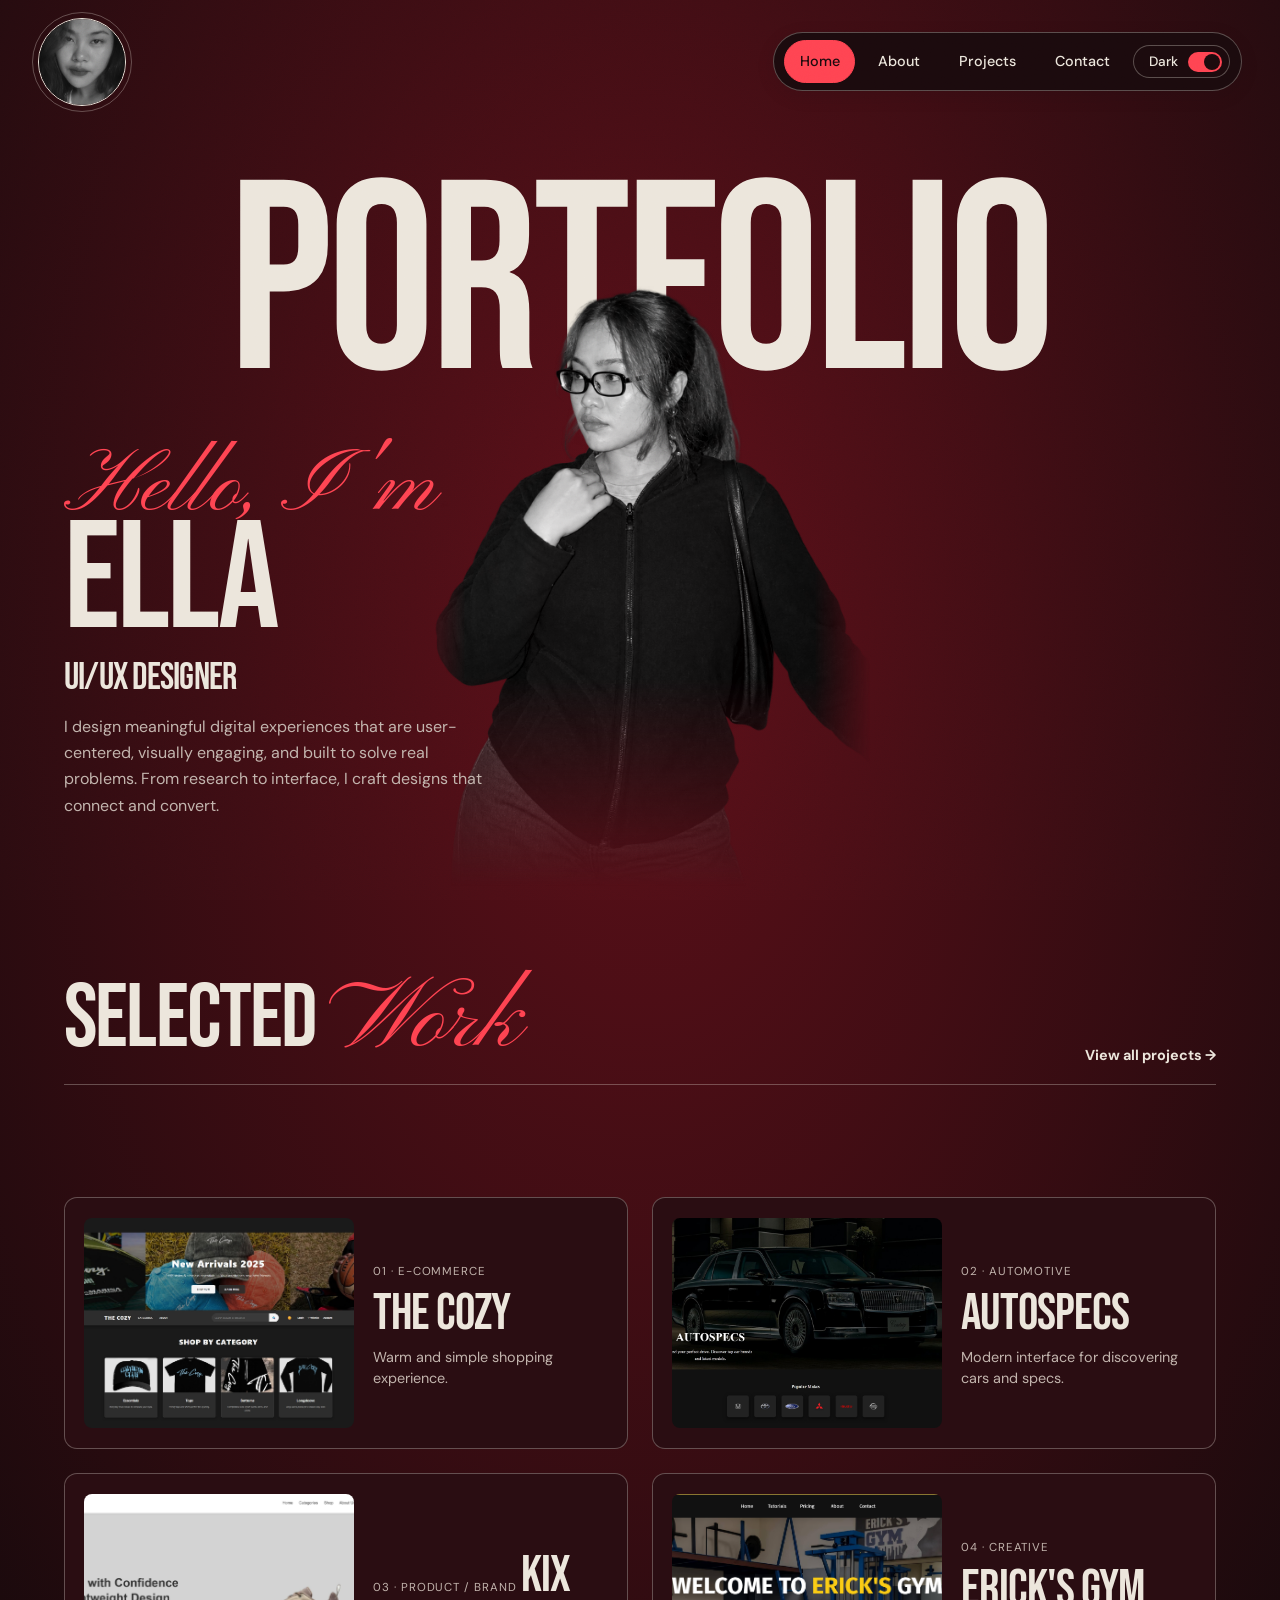
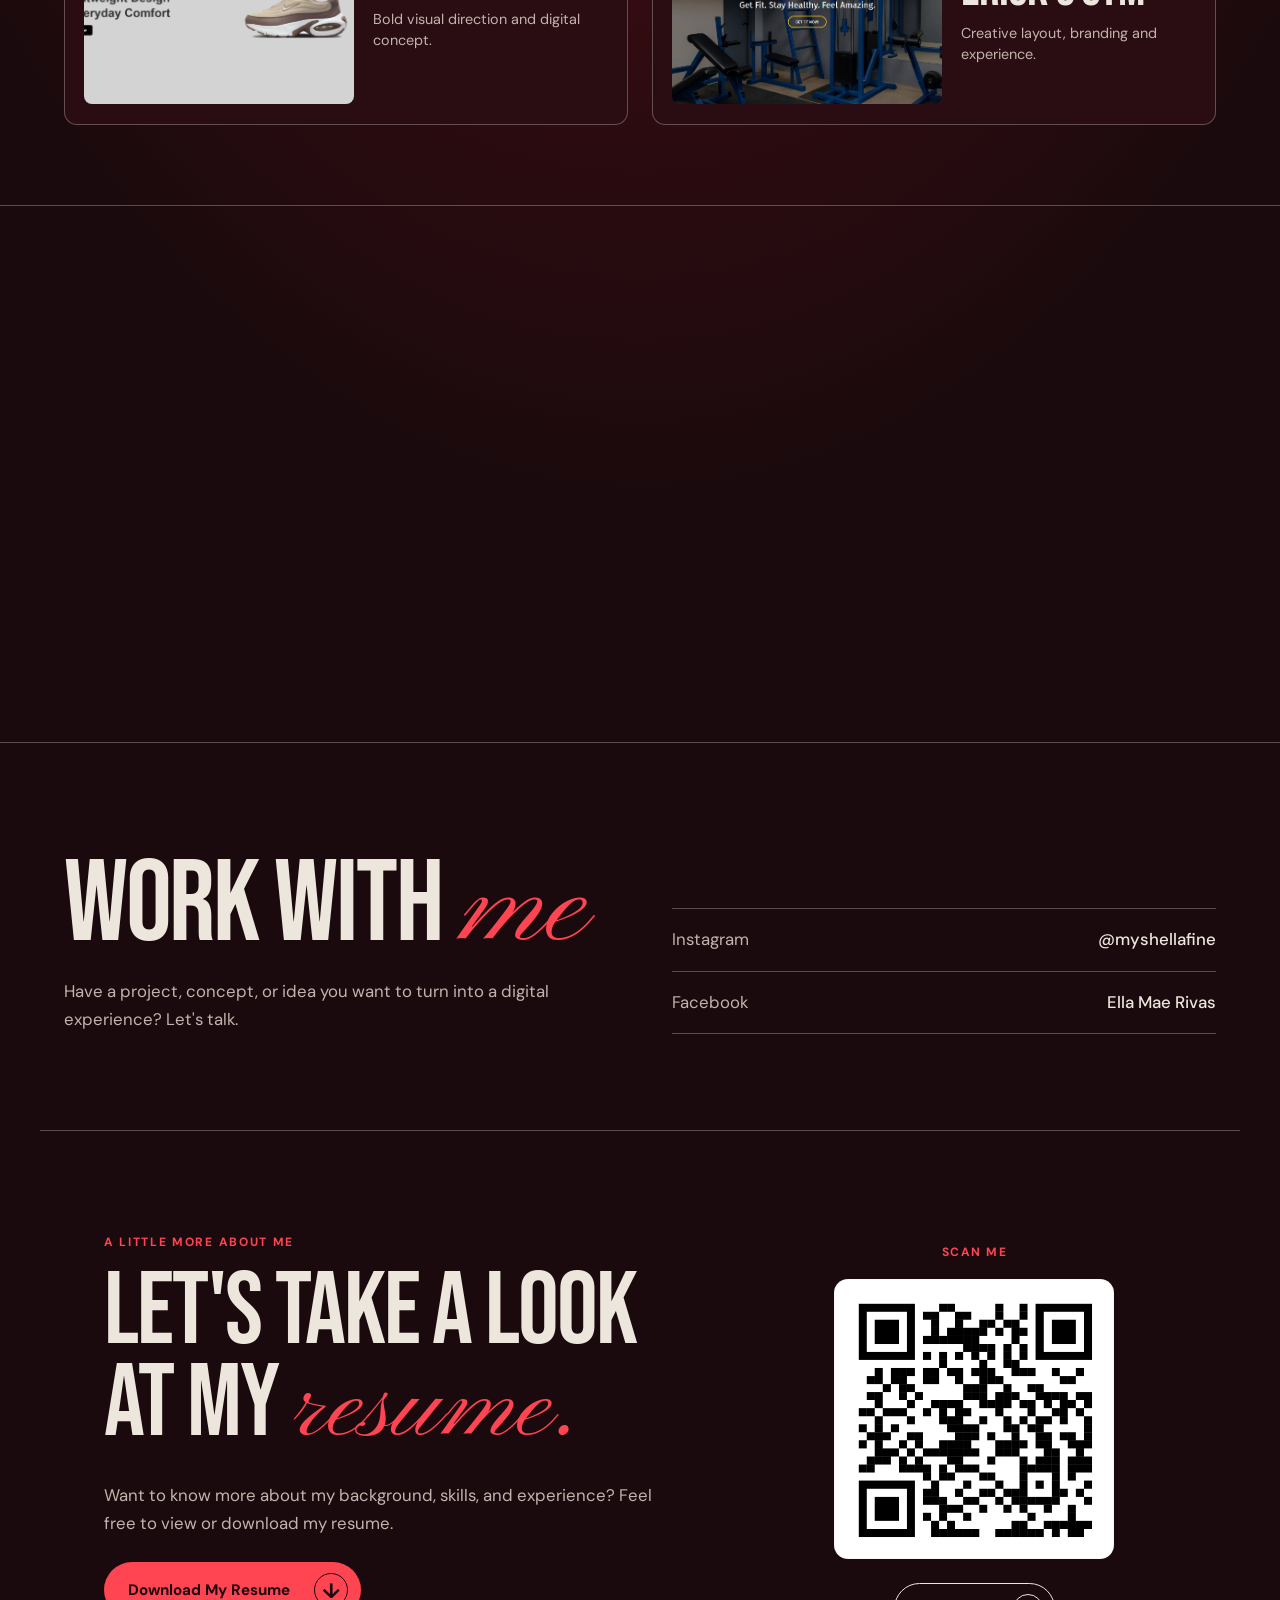
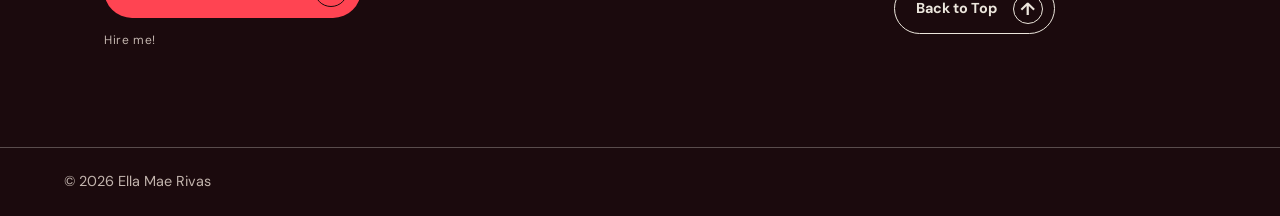
<file: index.html>
<!DOCTYPE html>
<html lang="en">
<head>
  <meta charset="UTF-8">
  <meta name="viewport" content="width=device-width, initial-scale=1">

  <title>Home | Ella Mae Rivas</title>
  <meta name="description" content="Portfolio of Ella Mae Rivas, UI/UX Designer.">

  <link rel="icon" href="favicon.svg" type="image/svg+xml">
  <link rel="icon" href="favicon.ico" sizes="any">

  <link rel="preconnect" href="https://fonts.googleapis.com">
  <link rel="preconnect" href="https://fonts.gstatic.com" crossorigin>
  <link href="https://fonts.googleapis.com/css2?family=Bebas+Neue&family=DM+Sans:wght@400;500;700&family=Pinyon+Script&display=swap" rel="stylesheet">

  <link rel="stylesheet" href="css/style.css">

  <script>
    try {
      document.documentElement.dataset.theme =
        localStorage.getItem('theme') || 'dark';
    } catch (e) {
      document.documentElement.dataset.theme = 'dark';
    }
  </script>
</head>

<body>

  <!-- Header -->
  <header class="bar" id="top">
    <a href="index.html" class="brand">
      <span class="avatar">
        <img src="loc.png" alt="Ella Mae Rivas">
       
      </span>

      <span class="name">
       
      </span>
    </a>

    <nav class="nav" aria-label="Main">
      <a href="index.html" aria-current="page">Home</a>
      <a href="about.html">About</a>
      <a href="projects.html">Projects</a>
      <a href="contact.html">Contact</a>

      <button
        class="switch"
        id="themeSwitch"
        role="switch"
        aria-checked="false"
        aria-label="Dark mode"
      >
        <span id="swLabel">Dark</span>
        <span class="knob"></span>
      </button>
    </nav>
  </header>

  <main>

    <!-- Hero Section -->
    <section class="poster">
      <div class="hero-word" aria-hidden="true">PORTFOLIO</div>

      <figure class="portrait">
        <img src="gpt.png" alt="Portrait of Ella Mae Rivas">
      </figure>

      <div class="hero-intro">
        <span class="intro-label">Hello, I'm</span>
        <h2>ELLA</h2>
        <h3>UI/UX DESIGNER</h3>

        <p>
          I design meaningful digital experiences that are user-centered,
          visually engaging, and built to solve real problems. From research
          to interface, I craft designs that connect and convert.
        </p>
      </div>
    </section>

    <!-- Selected Work -->
    <section class="selected">
      <div class="section-heading">
        <h2>Selected <em>Work</em></h2>
        <a href="projects.html">View all projects →</a>
      </div> <div class="about-title">
</div>

      <div class="project-grid">

        <a class="project-card" data-tilt="8" href="projects.html#the-cozy">
          <img src="images/cozy.jpeg" alt="The Cozy project preview">
          <div>
            <span>01 · E-commerce</span>
            <h3>The Cozy</h3>
            <p>Warm and simple shopping experience.</p>
          </div>
        </a>    

        <a class="project-card" data-tilt="8" href="projects.html#autospecs">
          <img src="images/auto1.jpeg" alt="AutoSpecs project preview">
          <div>
            <span>02 · Automotive</span>
            <h3>AutoSpecs</h3>
            <p>Modern interface for discovering cars and specs.</p>
          </div>
        </a>

        <a class="project-card" data-tilt="8"href="projects.html#kix">
          <img src="images/kix1.png" alt="KIX project preview">
          <div>
            <span>03 · Product / Brand</span>
            <h3>KIX</h3>
            <p>Bold visual direction and digital concept.</p>
          </div>
        </a>

        <a class="project-card" data-tilt="8"href="projects.html#pimps">
          <img src="images/gym1.png" alt="ERICK'S GYM project preview">
          <div>
            <span>04 · Creative</span>
            <h3>ERICK'S GYM</h3>
            <p>Creative layout, branding and experience.</p>
          </div>
        </a>

      </div>
    </section>

    <!-- Tools Section -->
    <section class="tools-section">
      <div class="tools-heading">
        <span class="eyebrow">MY CREATIVE TOOLKIT</span>
        <h2>TOOLS I <em>use</em></h2>

        <p>
          The tools and languange I use to design, develop, and bring
          my digital ideas to life.
        </p>
      </div>

      <div class="tools-list">

  <div class="tool-item">
    <span class="tool-icon html-icon"><img src="images/tools/html5.svg" alt=""></span>
    <strong>HTML</strong>
  </div>

  <div class="tool-item">
    <span class="tool-icon css-icon"><img src="images/tools/css.svg" alt=""></span>
    <strong>CSS</strong>
  </div>

  <div class="tool-item">
    <span class="tool-icon js-icon"><img src="images/tools/javascript.svg" alt=""></span>
    <strong>JavaScript</strong>
  </div>

  <div class="tool-item">
    <span class="tool-icon sql-icon"><img src="images/tools/mysql.svg" alt=""></span>
    <strong>SQL</strong>
  </div>

  <div class="tool-item">
    <span class="tool-icon xampp-icon"><img src="images/tools/xampp.svg" alt=""></span>
    <strong>XAMPP</strong>
  </div>

  <div class="tool-item">
    <span class="tool-icon figma-icon"><img src="images/tools/figma.svg" alt=""></span>
    <strong>Figma</strong>
  </div>
  
</div>

</div>
      </div>
    </section>

    <!-- Work With Me -->
    <section class="work-with-me">
      <div>
        <span class="eyebrow">LET'S CREATE SOMETHING</span>
        <h2>Work with <em>me</em></h2>

        <p>
          Have a project, concept, or idea you want to turn into a digital
          experience? Let's talk.
        </p>
      </div>

      <div class="contact-links">

        <a href="mailto:rivasellamae@gmail.com">
          <span>Email</span>
          <strong>rivasellamae@gmail.com</strong>
        </a>

        <a
          href="https://www.instagram.com/myshellafine/"
          target="_blank"
          rel="noopener"
        >
          <span>Instagram</span>
          <strong>@myshellafine</strong>
        </a>

        <a
          href="https://www.facebook.com/share/1SxE12iCMh/"
          target="_blank"
          rel="noopener"
        >
          <span>Facebook</span>
          <strong>Ella Mae Rivas</strong>
        </a>

      </div>
    </section>

  </main>

  <!-- Resume Section -->
  <section class="resume-section">
    <div class="resume-content">
      <span class="eyebrow">A LITTLE MORE ABOUT ME</span>

      <h2>
        LET'S TAKE A LOOK<br>
        AT MY <em>resume.</em>
      </h2>

      <p>
        Want to know more about my background, skills, and experience?
        Feel free to view or download my resume.
      </p>

      <a class="resume-button" href="assets/resume.jpg" download>
        <span>Download My Resume</span>
        <span class="download-icon">↓</span>
      </a>

      <small class="resume-note">Hire me!</small>
    </div>

    <div class="qr-container">
      
      <span class="qr-label">SCAN ME</span>
<img class="qr-image" src="assets/arayquh.png" alt="QR code to view Ella Mae Rivas' resume">

<a class="back-top" href="#top">
  <span>Back to Top</span>
  <span class="back-top-icon" aria-hidden="true">↑</span>
</a>
</div>
    </div>
  </section>

 <footer class="foot"><p>© 2026 Ella Mae Rivas</p></footer>

<script src="./js/script.js"></script>
<script src="./js/reveal.js"></script>
</body>
</html>
</file>
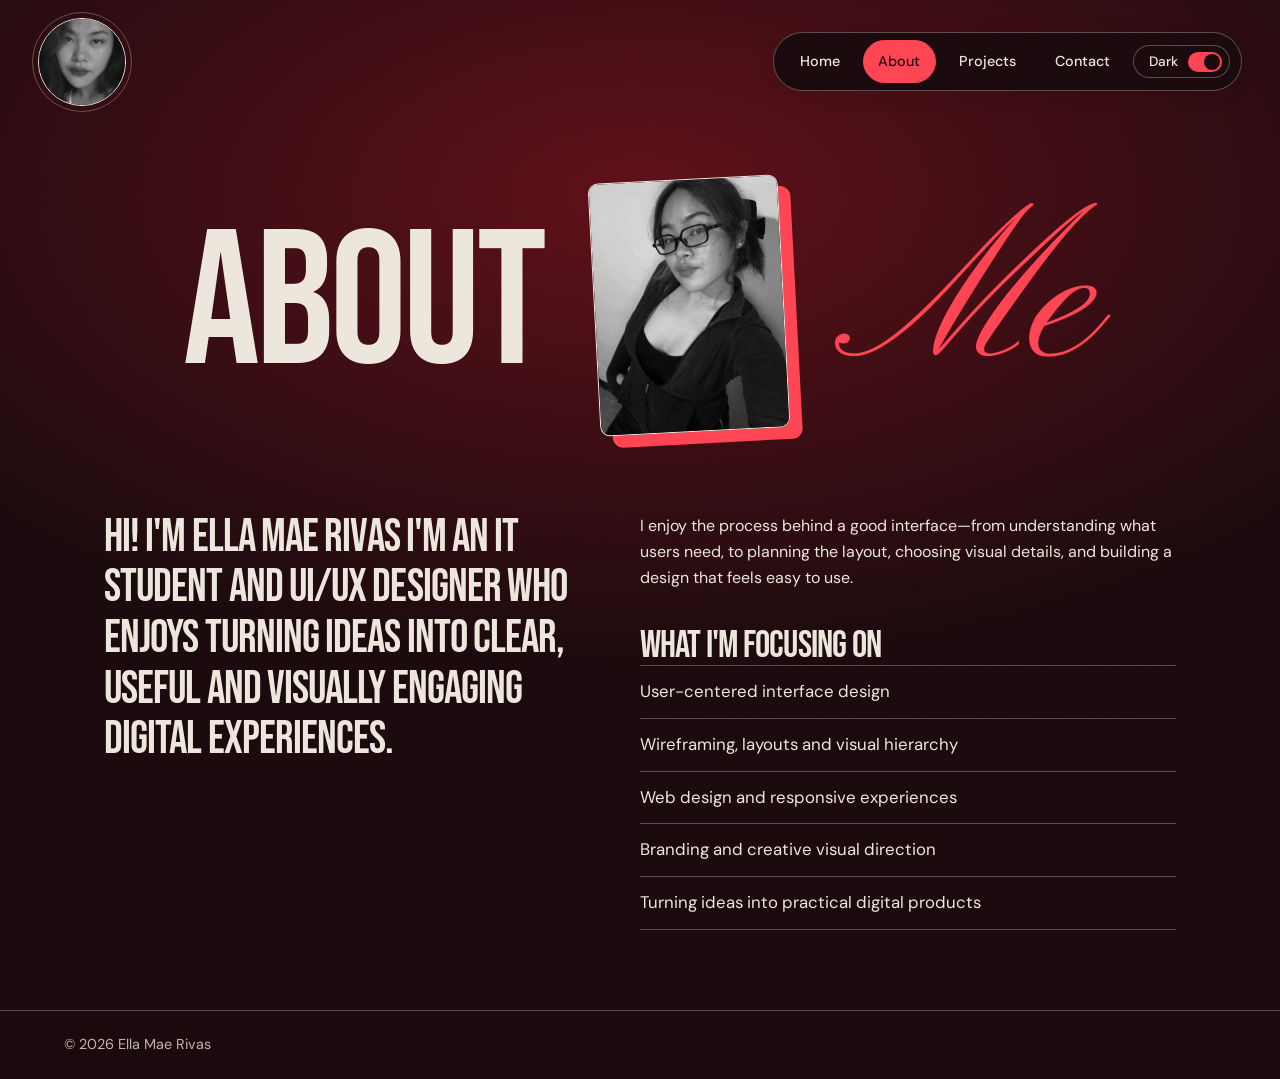
<file: about.html>
<!DOCTYPE html>
<html lang="en">
<head>
<meta charset="UTF-8">
<meta name="viewport" content="width=device-width, initial-scale=1">
<title>About | Ella Mae Rivas</title>
<meta name="description" content="About Ella Mae Rivas, a UI/UX Designer.">
<link rel="icon" href="favicon.svg" type="image/svg+xml">
<link rel="icon" href="favicon.ico" sizes="any">
<link rel="preconnect" href="https://fonts.googleapis.com">
<link rel="preconnect" href="https://fonts.gstatic.com" crossorigin>
<link href="https://fonts.googleapis.com/css2?family=Bebas+Neue&family=DM+Sans:wght@400;500;700&family=Pinyon+Script&display=swap" rel="stylesheet">
<link rel="stylesheet" href="css/style.css">
<script>try{var t=localStorage.getItem('theme')||'dark';document.documentElement.dataset.theme=t}catch(e){document.documentElement.dataset.theme='dark'}</script>
</head>
<body>
<header class="bar">
  <a href="index.html" class="brand">
    <span class="avatar"><img src="loc.png" alt="Ella Mae Rivas"><b></b></span>
    <span class="name"></small></span>
  </a>
  <nav class="nav" aria-label="Main">
    <a href="index.html">Home</a><a href="about.html" aria-current="page">About</a><a href="projects.html">Projects</a><a href="contact.html">Contact</a>
    <button class="switch" id="themeSwitch" role="switch" aria-checked="false" aria-label="Dark mode"><span id="swLabel">Dark</span><span class="knob"></span></button>
  </nav>
</header>

<main>
<div class="about-title">
  <h1>About</h1>
  <figure><img src="mwa.jpg" alt="Ella Mae Rivas"></figure>
  <h1><em>Me</em></h1>
</div>
<section class="wrap about-wrap">
  <p class="big">Hi! I'm Ella Mae Rivas I'm an IT student and UI/UX Designer who enjoys turning ideas into clear, useful and visually engaging digital experiences.</p>
  <div>
    <p>I enjoy the process behind a good interface—from understanding what users need, to planning the layout, choosing visual details, and building a design that feels easy to use.</p>
    <h2>What I'm focusing on</h2>
    <ul class="lines">
      <li>User-centered interface design</li>
      <li>Wireframing, layouts and visual hierarchy</li>
      <li>Web design and responsive experiences</li>
      <li>Branding and creative visual direction</li>
      <li>Turning ideas into practical digital products</li>
    </ul>
  </div>
</section>
</main>
<footer class="foot"><p>© 2026 Ella Mae Rivas</p></footer>
<script src="js/script.js"></script>
</body>
</html>
</file>
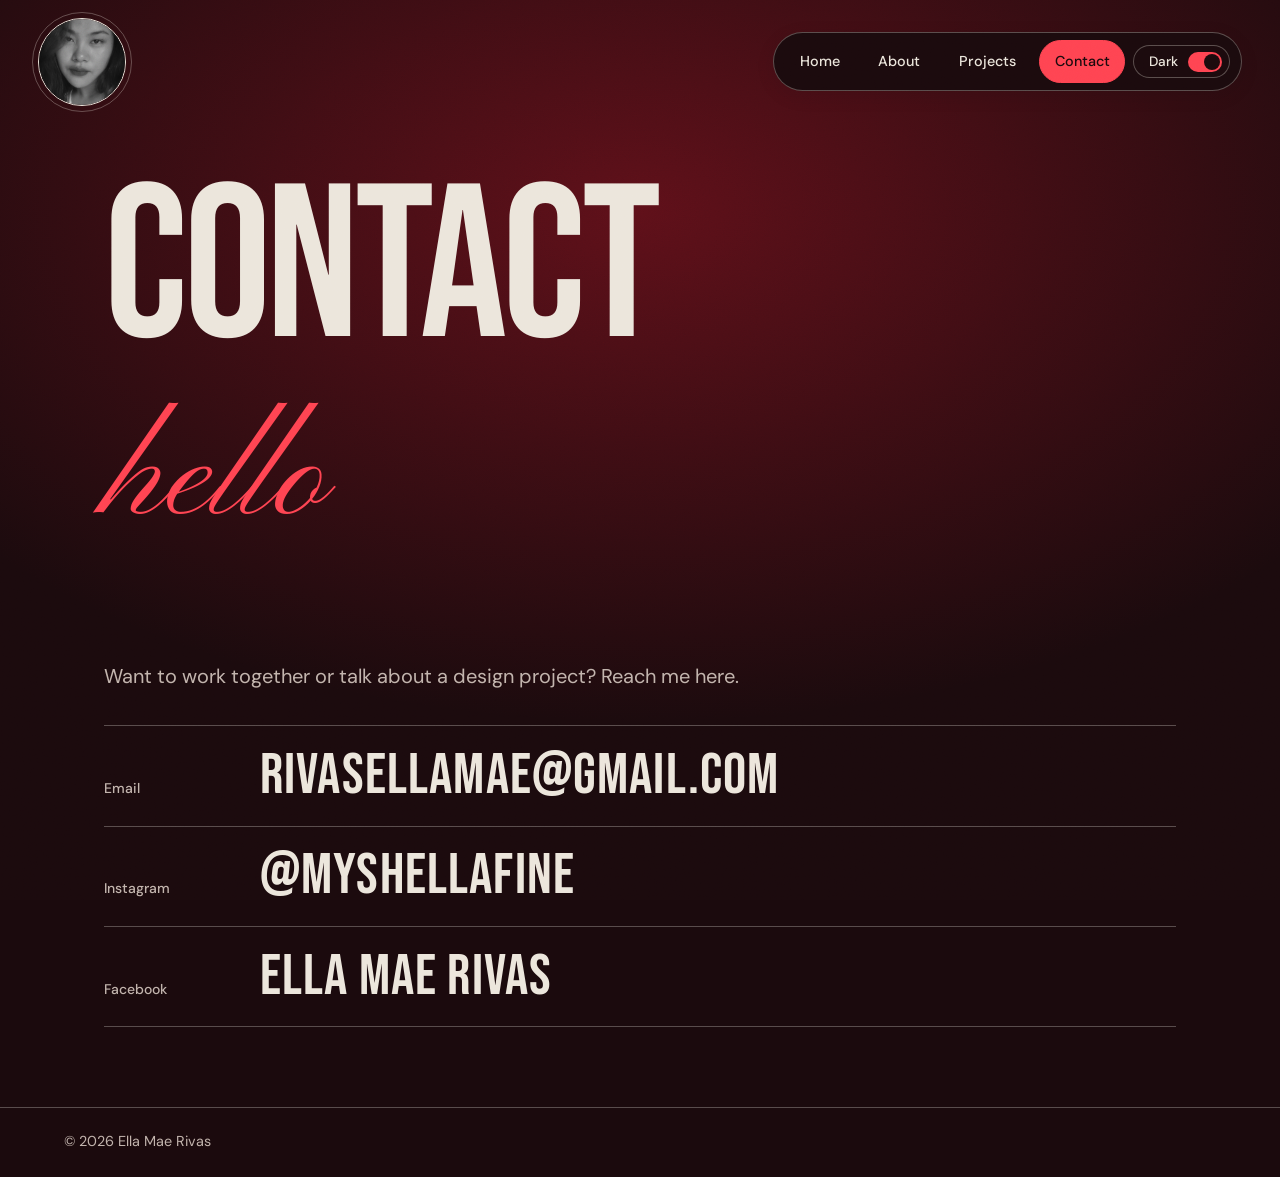
<file: contact.html>
<!DOCTYPE html>
<html lang="en">
<head>
<meta charset="UTF-8">
<meta name="viewport" content="width=device-width, initial-scale=1">
<title>Contact | Ella Mae Rivas</title>
<meta name="description" content="Contact Ella Mae Rivas, UI/UX Designer.">
<link rel="icon" href="favicon.svg" type="image/svg+xml">
<link rel="icon" href="favicon.ico" sizes="any">
<link rel="preconnect" href="https://fonts.googleapis.com">
<link rel="preconnect" href="https://fonts.gstatic.com" crossorigin>
<link href="https://fonts.googleapis.com/css2?family=Bebas+Neue&family=DM+Sans:wght@400;500;700&family=Pinyon+Script&display=swap" rel="stylesheet">
<link rel="stylesheet" href="css/style.css">
<script>try{var t=localStorage.getItem('theme')||'dark';document.documentElement.dataset.theme=t}catch(e){document.documentElement.dataset.theme='dark'}</script>
</head>
<body>
<header class="bar">
  <a href="index.html" class="brand">
    <span class="avatar"><img src="loc.png" alt="Ella Mae Rivas"><b>ER</b></span>
    <span class="name"><small>
    </span>
  </a>
  <nav class="nav" aria-label="Main">
    <a href="index.html">Home</a><a href="about.html">About</a><a href="projects.html">Projects</a><a href="contact.html" aria-current="page">Contact</a>
    <button class="switch" id="themeSwitch" role="switch" aria-checked="false" aria-label="Dark mode"><span id="swLabel">Dark</span><span class="knob"></span></button>
  </nav>
</header>

<main>
<div class="ptitle"><h1>Contact</h1><span class="script" aria-hidden="true">hello</span></div>
<section class="wrap">
  <p class="lead">Want to work together or talk about a design project? Reach me here.</p>
  <ul class="contacts">
    <li><span>Email</span><a href="mailto:rivasellamae@gmail.com">rivasellamae@gmail.com</a></li>
    <li><span>Instagram</span><a href="https://www.instagram.com/myshellafine/" target="_blank" rel="noopener">@myshellafine</a></li>
    <li><span>Facebook</span><a href="https://www.facebook.com/share/1SxE12iCMh/" target="_blank" rel="noopener">Ella Mae Rivas</a></li>
  </ul>
</section>
</main>
<footer class="foot"><p>© 2026 Ella Mae Rivas</p></footer>
<script src="js/script.js"></script>

</body>
</html>
</file>
<file: css/style.css>
/* Portfolio styling — UI/UX Designer (cleaned & consistent typography) */
:root{
  --bg:#ece6dc;--bg2:#e1d9cc;--ink:#2a0a10;--muted:#66454b;--line:rgba(42,10,16,.28);
  --accent:#c2202e;--on-accent:#fff;--glow:rgba(194,32,46,.10);
  --photo:grayscale(1) contrast(1.05);
  --display:'Bebas Neue','Arial Narrow',Impact,sans-serif;
  --ui:'DM Sans',system-ui,sans-serif;
  --script:'Pinyon Script','Brush Script MT',cursive;
  --track:-.02em; /* ONE tight letter-spacing for every display heading (matches the hero look) */
  --grain:url("data:image/svg+xml,%3Csvg xmlns='http://www.w3.org/2000/svg' width='180' height='180'%3E%3Cfilter id='n'%3E%3CfeTurbulence type='fractalNoise' baseFrequency='.85' numOctaves='2'/%3E%3C/filter%3E%3Crect width='100%25' height='100%25' filter='url(%23n)'/%3E%3C/svg%3E");
}
:root[data-theme=dark]{
  --bg:#1b0a0d;--bg2:#2a0d12;--ink:#ece6dc;--muted:#c2b4ad;--line:rgba(236,230,220,.3);
  --accent:#ff4452;--on-accent:#1b0a0d;--glow:rgba(150,20,35,.55);--photo:grayscale(1) contrast(1.08) brightness(.96);
}
*{margin:0;padding:0;box-sizing:border-box}
html{scroll-behavior:smooth}
body{font-family:var(--ui);font-size:1.05rem;line-height:1.65;color:var(--ink);background:radial-gradient(110% 70% at 50% 18%,var(--glow),transparent 62%),var(--bg);min-height:100vh;display:flex;flex-direction:column}
body::before{content:"";position:fixed;inset:0;background:var(--grain);opacity:.07;pointer-events:none;z-index:50;mix-blend-mode:overlay}
main{flex:1}a{color:inherit}:focus-visible{outline:2px solid var(--accent);outline-offset:3px}

/* =========================================
   TYPOGRAPHY SYSTEM  (single source of truth)
   Every big title on every page uses this.
   Sizes/line-heights are set per element below;
   family, weight, case and spacing are set HERE only.
========================================= */
.hero-word,
.hero-intro h2,
.hero-intro h3,
.section-heading h2,
.work-with-me h2,
.tools-heading h2,
.resume-content h2,
.ptitle h1,
.about-title h1,
.about-wrap h2,
.about-wrap .big,
.project-card h3,
.project-info h2,
.name,
.gallery-copy h2{
  font-family:var(--display);
  font-weight:400;
  text-transform:uppercase;
  letter-spacing:var(--track);
}

/* Handwritten accent words — same everywhere */
.work-with-me h2 em,
.tools-heading h2 em,
.resume-content h2 em,
.ptitle .script{
  font-family:var(--script);
  font-style:normal;
  font-weight:400;
  text-transform:none;
  letter-spacing:normal;
}
.work-with-me h2 em,.tools-heading h2 em,.resume-content h2 em{color:var(--accent)}
.ptitle .script{color:var(--accent)}

/* Body copy — always DM Sans */
.about-wrap p,
.hero-intro p,
.work-with-me p,
.tools-heading p,
.resume-content>p,
.project-info p,
.project-card p,
.gallery-copy p{
  font-family:var(--ui);
  font-weight:400;
  text-transform:none;
  letter-spacing:normal;
}

/* =========================================
   HEADER / NAV
========================================= */
.bar{position:relative;display:flex;justify-content:space-between;align-items:center;gap:1rem;flex-wrap:wrap;padding:1.1rem 3%;border-bottom:none}
.brand{display:flex;align-items:center;gap:1.1rem;text-decoration:none}
.avatar{position:relative;width:88px;height:88px;flex:none;border-radius:50%;overflow:hidden;border:1px solid var(--ink);display:grid;place-items:center;background:var(--bg2);outline:1px solid var(--line);outline-offset:5px}
.avatar img{position:absolute;inset:0;width:100%;height:100%;object-fit:cover;filter:var(--photo)}
.avatar b{font:400 2rem var(--display);letter-spacing:.04em}.avatar img:not(.missing)~b{display:none}.avatar img.missing{display:none}
.name{font:400 clamp(2rem,4vw,2.9rem)/.95 var(--display);letter-spacing:.03em}.name small{display:block;font:400 .9rem var(--ui);text-transform:none;letter-spacing:normal;color:var(--muted);margin-top:.35rem}

.nav{display:flex;align-items:center;gap:.5rem;flex-wrap:wrap;padding:.45rem .65rem;border:1px solid var(--line);border-radius:999px;background:var(--bg);box-shadow:0 5px 20px rgba(0,0,0,.08)}
.nav a{display:inline-flex;align-items:center;justify-content:center;padding:.55rem .9rem;border:1px solid transparent;border-radius:999px;text-decoration:none;font-size:.9rem;font-weight:500;transition:background .25s,color .25s,border-color .25s,transform .25s}
.nav a:hover{background:var(--bg2);color:var(--accent);transform:translateY(-2px)}
.nav a[aria-current]{background:var(--accent);color:var(--on-accent);border-color:var(--accent)}

.switch{display:flex;align-items:center;gap:.65rem;padding:.35rem .45rem .35rem .9rem;border:1px solid var(--line);border-radius:999px;background:var(--bg);cursor:pointer;color:var(--ink);font:500 .85rem var(--ui);transition:background .25s,border-color .25s}
.switch:hover{border-color:var(--accent)}
.knob{width:34px;height:20px;border-radius:99px;background:var(--line);position:relative}
.knob::after{content:"";position:absolute;top:2px;left:2px;width:16px;height:16px;border-radius:50%;background:var(--ink);transition:transform .25s}
.switch[aria-checked=true] .knob{background:var(--accent)}
.switch[aria-checked=true] .knob::after{transform:translateX(14px);background:var(--on-accent)}

/* =========================================
   HERO
========================================= */
.poster{position:relative;overflow:hidden;min-height:clamp(650px,calc(100svh - 124px),900px);padding:1.2rem 3% 0;display:flex;justify-content:center}
.hero-word{font-size:clamp(6rem,21vw,23rem);line-height:.85;text-align:center;position:relative;z-index:1;white-space:nowrap;color:var(--ink);margin-top:2rem}
.hero-script{top:clamp(115px,22vw,250px);z-index:4}
.portrait{position:absolute;left:50%;bottom:0;transform:translateX(-50%);width:min(44vw,460px);aspect-ratio:3/4;z-index:3;-webkit-mask-image:linear-gradient(to bottom,#000 64%,transparent 98%),linear-gradient(to right,transparent,#000 12%,#000 88%,transparent);-webkit-mask-composite:source-in;mask-image:linear-gradient(to bottom,#000 64%,transparent 98%),linear-gradient(to right,transparent,#000 12%,#000 88%,transparent);mask-composite:intersect}
.portrait img{width:100%;height:100%;object-fit:cover;object-position:center top;filter:var(--photo);display:block}
.portrait img.missing{visibility:hidden}
.cap{position:absolute;bottom:6.5rem;z-index:5;max-width:230px;font-size:.85rem;line-height:1.5;color:var(--muted);display:flex;gap:.7rem;align-items:flex-start}.cap-l{left:5%}.cap-r{right:5%;text-align:right;justify-content:flex-end}
.badge{flex:none;width:30px;height:30px;border-radius:50%;border:1px solid var(--ink);background:repeating-conic-gradient(var(--ink) 0 12deg,transparent 12deg 30deg);-webkit-mask:radial-gradient(circle,transparent 5px,#000 6px);mask:radial-gradient(circle,transparent 5px,#000 6px)}.badge.ring{background:none;-webkit-mask:none;mask:none;box-shadow:inset 0 0 0 5px var(--bg),inset 0 0 0 6px var(--ink)}
.strip{position:absolute;left:5%;right:5%;bottom:1.4rem;z-index:6;display:flex;justify-content:space-between;align-items:center;gap:1rem;padding:.65rem 1.2rem;border:1px solid var(--ink);border-radius:8px;background:var(--bg)}
.strip a{font-weight:700;font-size:.95rem;text-decoration:none;padding:.35rem 1rem;border-radius:5px}.strip a:first-child{background:var(--accent);color:var(--on-accent)}.strip a:last-child{border:1px solid var(--ink)}.strip a:hover{background:var(--ink);color:var(--bg);border-color:var(--ink)}
.dots{display:flex;gap:.45rem}.dots i{width:9px;height:9px;border-radius:50%;border:1px solid var(--ink)}.dots i:nth-child(odd){background:var(--ink)}

/* Hero intro (left side) */
.hero-intro{position:absolute;z-index:6;left:5%;bottom:5rem;width:min(440px,38%)}
.hero-intro .intro-label{display:block;font-family:var(--script);font-size:clamp(3.5rem,7vw,7rem);font-weight:400;font-style:normal;letter-spacing:normal;text-transform:none;line-height:.9;white-space:nowrap;color:var(--accent);margin-bottom:-.1em;position:relative;z-index:2}
.hero-intro h2{font-size:clamp(5rem,12vw,11rem);line-height:.8;color:var(--ink)}
.hero-intro h3{font-size:clamp(1.5rem,3vw,2.5rem);line-height:1;margin:1rem 0;color:var(--ink)}
.hero-intro p{max-width:46ch;font-size:1rem;color:var(--muted);line-height:1.65}

/* =========================================
   SELECTED PROJECTS
========================================= */
.selected{max-width:1280px;margin:0 auto;padding:5rem 5%}
.section-heading{display:flex;justify-content:space-between;align-items:end;gap:1rem;margin-bottom:1.5rem;border-bottom:1px solid var(--line);padding-bottom:1rem}
.section-heading h2{font-size:clamp(3.2rem,7vw,6rem);line-height:.9;color:var(--ink);margin:0}
.section-heading a{font-size:.9rem;font-weight:700;text-decoration:none}.section-heading a:hover{color:var(--accent)}
.project-grid{display:grid;grid-template-columns:repeat(2,minmax(0,1fr));gap:1.5rem}
.project-card{display:grid;grid-template-columns:minmax(0,1.15fr) minmax(0,1fr);gap:1.2rem;align-items:center;min-height:252px;text-decoration:none;border:1px solid var(--line);border-radius:13px;padding:1.2rem;background:var(--bg2);transition:transform .25s,border-color .25s,box-shadow .25s;overflow:hidden}
.project-card:hover{transform:translateY(-4px);border-color:var(--accent);box-shadow:0 14px 36px var(--glow)}
.project-card img{width:100%;height:210px;aspect-ratio:auto;object-fit:cover;border-radius:8px;display:block;transition:transform .35s}
.project-card:hover img{transform:scale(1.02)}
.project-card>div{min-width:0}
.project-card span,.project-info>span{font-size:.72rem;text-transform:uppercase;letter-spacing:.08em;color:var(--muted)}
.project-card h3{font-size:clamp(2.2rem,4vw,4rem);line-height:.9;margin:.45rem 0 .6rem;color:var(--ink)}
.project-card p{font-size:.9rem;color:var(--muted);line-height:1.5}

/* =========================================
   TOOLS I USE
========================================= */
.tools-section{padding:5rem 5% 6rem;border-top:1px solid var(--line);overflow:hidden}
.tools-heading{max-width:760px;margin:0 auto;text-align:center}
.tools-heading h2{font-size:clamp(4rem,10vw,8rem);line-height:.95;margin:.5rem 0 1.5rem;color:var(--ink)}
.tools-heading h2 em{font-size:1.1em}
.tools-heading p{max-width:55ch;margin:0 auto;color:var(--muted)}
.tools-list{display:flex;flex-wrap:nowrap;justify-content:center;align-items:center;gap:1rem;max-width:1200px;margin:3rem auto 0;overflow-x:auto;padding:.5rem .3rem 1rem;scrollbar-width:thin;scrollbar-color:var(--accent) transparent}
.tool-item{display:flex;align-items:center;gap:.8rem;flex:0 0 auto;min-width:130px;padding:.65rem 1rem;border:1px solid var(--line);border-radius:99px;background:var(--bg);transition:border-color .25s,transform .25s}
.tool-item:hover{transform:translateY(-4px);border-color:var(--accent)}
.tool-item strong{font-size:.9rem;white-space:nowrap}
.tool-icon{display:grid;place-items:center;width:44px;height:44px;flex:none;border-radius:50%;color:#fff;font-weight:700;font-size:.9rem;background:var(--accent)}
.html-icon{background:#e95720}.css-icon{background:#2865c7}.js-icon{background:#e9d735;color:#222}.sql-icon{background:#2878a8}.xampp-icon{background:#ed9e18}
.figma-icon{background:linear-gradient(135deg,#f24e1e 0 25%,#a259ff 25% 50%,#1abcfe 50% 75%,#0acf83 75%)}
.canva-icon{background:#087b91}

/* =========================================
   WORK WITH ME
========================================= */
.work-with-me{border-top:1px solid var(--line);max-width:1280px;margin:0 auto;padding:5rem 5% 6rem;display:grid;grid-template-columns:1fr 1fr;gap:4rem;align-items:end}
.eyebrow{font-size:.75rem;font-weight:700;letter-spacing:.14em;color:var(--accent)}
.work-with-me h2{font-size:clamp(4rem,9vw,8rem);line-height:.82;color:var(--ink);margin:.5rem 0 1rem}
.work-with-me h2 em{font-size:1.1em}
.work-with-me p{color:var(--muted);max-width:42ch}
.contact-links{display:grid}
.contact-links a{display:flex;justify-content:space-between;gap:1rem;padding:1.05rem 0;border-top:1px solid var(--line);text-decoration:none}
.contact-links a:last-child{border-bottom:1px solid var(--line)}
.contact-links span{color:var(--muted)}.contact-links strong{font-weight:500;text-align:right}.contact-links a:hover strong{color:var(--accent)}

/* =========================================
   RESUME + QR
========================================= */
.resume-section{max-width:1200px;margin:0 auto;padding:6rem 5%;border-top:1px solid var(--line);display:grid;grid-template-columns:1.2fr .8fr;gap:4rem;align-items:center}
.resume-content h2{font-size:clamp(3.5rem,8vw,7rem);line-height:.9;margin:.8rem 0 1.5rem;color:var(--ink)}
.resume-content h2 em{font-size:1.05em}
.resume-content>p{max-width:48ch;color:var(--muted);margin-bottom:1.5rem}
.resume-button{display:inline-flex;align-items:center;justify-content:space-between;gap:1.5rem;padding:.7rem .8rem .7rem 1.5rem;border-radius:99px;background:var(--accent);color:var(--on-accent);text-decoration:none;font-size:.95rem;font-weight:700;transition:transform .25s,box-shadow .25s}
.resume-button:hover{transform:translateY(-3px);box-shadow:0 10px 28px var(--glow)}
.download-icon{display:grid;place-items:center;width:34px;height:34px;border:1px solid currentColor;border-radius:50%;font-size:1.3rem}
.resume-note{display:block;margin-top:.8rem;color:var(--muted);font-size:.75rem;letter-spacing:.05em}
.qr-container{display:flex;flex-direction:column;align-items:center;gap:1rem}
.qr-label{font-size:.75rem;font-weight:700;letter-spacing:.12em;color:var(--accent);text-align:center}
.qr-placeholder{width:min(100%,280px);aspect-ratio:1;display:flex;flex-direction:column;align-items:center;justify-content:center;gap:.7rem;border:1px dashed var(--line);border-radius:14px;background:var(--bg2);color:var(--muted);text-align:center;padding:1rem}
.qr-symbol{display:grid;place-items:center;width:110px;height:110px;border:4px solid var(--ink);color:var(--ink);font:400 3rem var(--display);background:linear-gradient(90deg,transparent 45%,var(--line) 45% 55%,transparent 55%),linear-gradient(transparent 45%,var(--line) 45% 55%,transparent 55%)}
.qr-placeholder p{font-weight:700;color:var(--ink)}
.qr-placeholder small{font-size:.75rem}
.qr-caption{color:var(--muted);font-size:.85rem}

/* =========================================
   INNER PAGES  (About / Projects / Contact)
========================================= */
.ptitle{position:relative;max-width:1200px;margin:0 auto;padding:3.5rem 5% 1rem}
.ptitle h1{font-size:clamp(5rem,17vw,14rem);line-height:.85}
.ptitle .script{left:auto;right:6%;top:auto;bottom:-.5rem;transform:rotate(-6deg);font-size:clamp(3.5rem,11vw,9rem)}

.about-title{max-width:1200px;margin:0 auto;padding:3.5rem 5% 2rem;display:flex;align-items:center;justify-content:center;gap:clamp(1rem,4vw,3.5rem);overflow:hidden}
.about-title h1{font-size:clamp(5rem,15vw,13rem);line-height:.85}
.about-title figure{width:clamp(110px,15vw,190px);aspect-ratio:3/4;flex:none;overflow:hidden;border-radius:10px;border:1px solid var(--ink);transform:rotate(-3deg);box-shadow:12px 12px 0 var(--accent)}
.about-title img{width:100%;height:100%;object-fit:cover;filter:var(--photo);display:block}

.wrap{max-width:1200px;margin:0 auto;padding:3rem 5% 5rem}
.about-wrap{display:grid;grid-template-columns:1fr 1.1fr;gap:3rem}
/* Big intro statement + sub-headings now use the same display font as the rest of the site */
.about-wrap .big{font-size:clamp(1.9rem,3.6vw,3rem);line-height:1.1;color:var(--ink)}
.about-wrap h2{margin-top:2.2rem;font-size:clamp(1.8rem,3vw,2.4rem);line-height:1;color:var(--ink)}
.about-wrap p{max-width:60ch;font-size:1rem;line-height:1.65}
.lines{list-style:none}.lines li{padding:.75rem 0;border-top:1px solid var(--line)}.lines li:last-child{border-bottom:1px solid var(--line)}

.project-list{display:grid;gap:1.6rem}
.project-box{display:grid;grid-template-columns:minmax(280px,1fr) 1fr;gap:2rem;padding:1.2rem;border:1px solid var(--line);border-radius:12px;background:var(--bg2);scroll-margin-top:2rem}
.project-box img{width:100%;height:100%;min-height:280px;object-fit:cover;border-radius:8px}
.project-info{align-self:center;padding:1rem}
.project-info h2{font-size:clamp(3.5rem,8vw,7rem);line-height:.85;margin:.3rem 0 1rem;color:var(--ink)}
.project-info p{color:var(--muted);max-width:48ch}
.tags{list-style:none;display:flex;flex-wrap:wrap;gap:.5rem;margin-top:1.2rem}.tags li{font-size:.85rem;padding:.2rem .9rem;border:1px solid var(--ink);border-radius:99px}

.lead{font-size:1.25rem;color:var(--muted);max-width:56ch;margin-bottom:2rem}
.contacts{list-style:none}.contacts li{display:grid;grid-template-columns:140px 1fr;align-items:baseline;gap:1rem;padding:1.3rem 0;border-top:1px solid var(--line)}.contacts li:last-child{border-bottom:1px solid var(--line)}
.contacts span{color:var(--muted);font-weight:500}
.contacts a{font:400 clamp(1.8rem,5vw,3.6rem)/1 var(--display);text-decoration:none;letter-spacing:.02em;word-break:break-word}.contacts a:hover{color:var(--accent)}

.foot{display:flex;justify-content:space-between;gap:1rem;flex-wrap:wrap;padding:1.4rem 5%;border-top:1px solid var(--line);font-size:.9rem;color:var(--muted)}

/* =========================================
   PROJECT GALLERY VIEWER
========================================= */
.project-open{cursor:pointer;transition:transform .25s,border-color .25s,box-shadow .25s}
.project-open:hover,.project-open:focus-visible{transform:translateY(-4px);border-color:var(--accent);box-shadow:0 14px 40px rgba(0,0,0,.18)}
.project-open:focus-visible{outline:2px solid var(--accent);outline-offset:4px}
.gallery-modal{position:fixed;inset:0;z-index:100;display:none;align-items:center;justify-content:center;padding:1.5rem;background:rgba(8,4,5,.88);backdrop-filter:blur(8px);overflow-y:auto}
.gallery-modal.is-open{display:flex}
.gallery-panel{width:min(1100px,100%);max-height:calc(100vh - 3rem);overflow-y:auto;background:var(--bg);color:var(--ink);border:1px solid var(--line);border-radius:16px;padding:clamp(1rem,3vw,2rem);box-shadow:0 25px 80px rgba(0,0,0,.35)}
.gallery-back{border:1px solid var(--ink);background:transparent;color:var(--ink);border-radius:99px;padding:.65rem 1rem;font:500 .9rem var(--ui);cursor:pointer;margin-bottom:1.5rem}
.gallery-back:hover{background:var(--accent);border-color:var(--accent);color:var(--on-accent)}
.gallery-layout{display:grid;grid-template-columns:minmax(0,1.35fr) minmax(240px,.8fr);gap:clamp(1.5rem,4vw,3.5rem);align-items:center}
.gallery-visual{min-width:0}.gallery-visual>img{display:block;width:100%;max-height:65vh;aspect-ratio:4/3;object-fit:contain;background:var(--bg2);border-radius:10px}
.gallery-controls{display:flex;align-items:center;justify-content:center;gap:1.25rem;margin-top:1rem}
.gallery-controls button{width:42px;height:42px;border-radius:50%;border:1px solid var(--ink);background:transparent;color:var(--ink);font-size:1.2rem;cursor:pointer}
.gallery-controls button:hover:not(:disabled){background:var(--accent);border-color:var(--accent);color:var(--on-accent)}
.gallery-controls button:disabled{opacity:.25;cursor:not-allowed}
#galleryCount{font-size:.9rem;color:var(--muted);font-variant-numeric:tabular-nums}
.gallery-copy h2{font-size:clamp(3rem,7vw,6rem);line-height:.9;margin:.6rem 0 1.2rem;color:var(--ink)}
.gallery-copy p{color:var(--muted)}.gallery-hint{font-size:.8rem;margin-top:1.5rem}.gallery-copy .tags{padding:0}
body.gallery-active{overflow:hidden}

/* =========================================
   RESPONSIVE
========================================= */
@media(max-width:800px){
  .bar{justify-content:center;padding:1rem 4%}
  .brand{margin-bottom:.8rem}
  .nav{justify-content:center;width:100%;gap:.25rem}
  .nav a{padding:.45rem .7rem;font-size:.82rem}
  .name{font-size:1.8rem}.avatar{width:72px;height:72px}

  .poster{min-height:760px;height:auto;padding-bottom:1.4rem;flex-direction:column;align-items:center}
  .hero-word{font-size:24vw;margin-top:3rem}.hero-script{top:26vw}
  .portrait{position:absolute;width:min(76vw,390px);bottom:4.5rem}
  .cap,.cap-r{position:absolute;bottom:10rem;max-width:160px;font-size:.78rem}.cap-l{left:4%}.cap-r{right:4%}
  .strip{left:4%;right:4%;bottom:1rem}
  .hero-intro{left:5%;right:5%;bottom:2rem;width:auto;max-width:340px}
  .hero-intro .intro-label{font-size:clamp(3rem,13vw,4.5rem)}
  .hero-intro h2{font-size:clamp(4rem,15vw,7rem)}
  .hero-intro h3{font-size:1.5rem;margin:.8rem 0}
  .hero-intro p{font-size:.85rem;max-width:38ch}

  .project-grid{grid-template-columns:1fr}
  .project-card{grid-template-columns:minmax(0,1fr) minmax(0,1fr);min-height:210px}
  .project-card img{height:170px;aspect-ratio:auto}

  .tools-section{padding:4rem 5%}
  .tools-list{justify-content:flex-start;margin-top:2rem}

  .work-with-me{grid-template-columns:1fr;gap:2.5rem;padding-top:4rem}
  .contact-links a{align-items:flex-start;flex-direction:column;gap:.2rem}.contact-links strong{text-align:left}

  .resume-section{grid-template-columns:1fr;gap:3rem;padding:4rem 5%}
  .resume-content h2{font-size:clamp(3.5rem,12vw,6rem)}
  .qr-placeholder{width:min(70vw,280px)}

  .about-title{gap:.7rem;padding-top:3rem}.about-title h1{font-size:18vw}
  .about-title figure{width:25vw;box-shadow:7px 7px 0 var(--accent)}
  .about-wrap,.project-box{grid-template-columns:1fr}
  .about-wrap .big{font-size:1.7rem}
  .project-box img{min-height:0}.project-info{padding:.8rem}.project-info h2{font-size:17vw}
  .contacts li{grid-template-columns:1fr;gap:.2rem}
}
@media(max-width:700px){
  .gallery-modal{padding:.6rem}.gallery-panel{max-height:calc(100vh - 1.2rem);padding:1rem}
  .gallery-layout{grid-template-columns:1fr;gap:1.25rem}.gallery-visual>img{max-height:48vh}
  .gallery-copy h2{font-size:16vw}.gallery-back{margin-bottom:1rem}
}
@media(max-width:480px){
  .hero-intro{bottom:1.5rem}
  .hero-intro h2{font-size:4.5rem}
  .hero-intro p{font-size:.8rem}
  .tools-heading h2{font-size:4rem}
  .resume-content h2{font-size:3.5rem}
}
@media(prefers-reduced-motion:reduce){*{transition:none!important;scroll-behavior:auto!important}}
.section-heading h2,
.about-title h1,
.ptitle h1 {
  font-family: 'Bebas Neue', 'Arial Narrow', Impact, sans-serif !important;
  font-weight: 400 !important;
  text-transform: uppercase !important;
  letter-spacing: -.02em !important;
     body { outline: 8px solid lime !important; }
}
/* Cursive accent words: Selected work / About me */
.section-heading h2 em,
.about-title h1 em {
  font-family: 'Pinyon Script', 'Brush Script MT', cursive;
  font-style: normal;
  font-weight: 400;
  text-transform: none;
  letter-spacing: normal;
  color: var(--accent);
  font-size: 1.1em;
}
/* Logos inside the colored circles */
.tool-icon img {
  width: 20px;
  height: 20px;
  display: block;
  filter: brightness(0) invert(1); /* white logo */
}

/* JS circle is yellow, so use a dark logo there */
.js-icon img {
  filter: brightness(0);
}/* =========================================
   ENTRANCE ANIMATIONS (dramatic, faster)
========================================= */

:root { --fly: cubic-bezier(.22, .9, .3, 1); }

body { overflow-x: clip; }

@keyframes enter-up    { from { opacity: 0; translate: 0 180px;   scale: .92; } to { opacity: 1; translate: 0 0; scale: 1; } }
@keyframes enter-down  { from { opacity: 0; translate: 0 -160px;  scale: .92; } to { opacity: 1; translate: 0 0; scale: 1; } }
@keyframes enter-left  { from { opacity: 0; translate: -260px 0;  scale: .94; } to { opacity: 1; translate: 0 0; scale: 1; } }
@keyframes enter-right { from { opacity: 0; translate: 260px 0;   scale: .94; } to { opacity: 1; translate: 0 0; scale: 1; } }
@keyframes reveal-in   { from { opacity: 0; translate: var(--from, 0 120px); scale: .94; } to { opacity: 1; translate: 0 0; scale: 1; } }

@media (prefers-reduced-motion: no-preference) {

  /* ---- Header ---- */
  .avatar { animation: enter-left .9s var(--fly) .1s backwards; }
  .name   { animation: enter-left .9s var(--fly) .2s backwards; }
  .nav > * { animation: enter-down .8s var(--fly) backwards; }
  .nav > *:nth-child(1) { animation-delay: .25s; }
  .nav > *:nth-child(2) { animation-delay: .35s; }
  .nav > *:nth-child(3) { animation-delay: .45s; }
  .nav > *:nth-child(4) { animation-delay: .55s; }
  .nav > *:nth-child(5) { animation-delay: .65s; }

  /* ---- Hero ---- */
  .hero-word { animation: enter-down 1.1s var(--fly) .3s backwards; }
  .portrait  { animation: enter-up   1.2s var(--fly) .5s backwards; }
  .hero-intro .intro-label { animation: enter-left 1s var(--fly) .7s  backwards; }
  .hero-intro h2           { animation: enter-left 1s var(--fly) .85s backwards; }
  .hero-intro h3           { animation: enter-left 1s var(--fly) 1s   backwards; }
  .hero-intro p            { animation: enter-left 1s var(--fly) 1.15s backwards; }

  /* ---- Inner page titles ---- */
  .ptitle, .about-title { animation: enter-up 1s var(--fly) .2s backwards; }

  /* ---- Everything below: set by reveal.js ---- */
  .reveal    { opacity: 0; }
  .reveal.in { animation: reveal-in 1s var(--fly) var(--d, 0s) both; }
}
/* =========================================
   INTERACTIONS  (paste at the very bottom of style.css)
========================================= */
:root{--aura:rgba(194,32,46,.16);--ease:cubic-bezier(.22,.9,.3,1)}
:root[data-theme=dark]{--aura:rgba(190,30,45,.40)}

/* 1. Background glow (element is created by JS, so no HTML edits) */
#aura{position:fixed;left:0;top:0;width:520px;height:520px;margin:-260px 0 0 -260px;border-radius:50%;
  background:radial-gradient(circle,var(--aura),transparent 65%);pointer-events:none;z-index:-1;
  opacity:0;transition:opacity .4s;will-change:transform}

/* 2. Hero letters */
.portrait{pointer-events:none}
.hero-word span{display:inline-block;transition:transform .45s var(--ease),color .3s;cursor:default}
.hero-word span:hover,.hero-word span.pop{transform:translateY(-.1em) rotate(-3deg);color:var(--accent)}

/* 3. Cards */
.project-card,.project-box,.resume-button,.gallery-back{position:relative;overflow:hidden}
.project-card img{transition:transform .6s var(--ease)}
.project-card:hover img{transform:scale(1.08)}
.project-card h3{position:relative;display:inline-block}
.project-card h3::after{content:"";position:absolute;left:0;bottom:.05em;height:2px;width:100%;
  background:var(--accent);transform:scaleX(0);transform-origin:left;transition:transform .45s ease}
.project-card:hover h3::after{transform:scaleX(1)}
.project-card::after{content:"View project";position:absolute;right:1.2rem;bottom:1.2rem;padding:.3rem .9rem;
  border-radius:99px;background:var(--bg);color:var(--ink);font-size:.8rem;font-weight:700;
  transform:translateY(200%);transition:transform .4s var(--ease);pointer-events:none}
.project-card:hover::after,.project-card.on::after{transform:none}
@media(hover:none){.project-card::after{transform:none}}

/* 4. Tool pills */
.tool-icon{transition:transform .5s}
.tool-item{cursor:pointer;user-select:none;transition:border-color .25s,transform .3s var(--ease)}
.tool-item:hover .tool-icon{transform:rotate(360deg)}
.tool-item:active{transform:translateY(0) scale(.94)}

/* Buttons + click ripple */
.resume-button:active,.gallery-back:active{transform:scale(.95)}
.rip{position:absolute;border-radius:50%;background:currentColor;opacity:.28;transform:scale(0);
  animation:rip .7s ease-out forwards;pointer-events:none}
@keyframes rip{to{transform:scale(1);opacity:0}}

@media(max-width:700px){#aura{width:360px;height:360px;margin:-180px 0 0 -180px}}
@media(prefers-reduced-motion:reduce){#aura{display:none}.rip{display:none}}
.qr-image{
  width:min(100%,280px);
  aspect-ratio:1;
  object-fit:contain;
  padding:12px;
  background:#fff;
  border:1px solid var(--line);
  border-radius:14px;
}
/* Back to Top button */
.back-top{
  display:inline-flex;align-items:center;gap:1rem;
  padding:.6rem .7rem .6rem 1.3rem;margin-top:.5rem;
  border:1px solid var(--ink);border-radius:99px;
  color:var(--ink);text-decoration:none;font-size:.9rem;font-weight:700;
  transition:background .25s,color .25s,border-color .25s,transform .25s;
}
.back-top-icon{
  display:grid;place-items:center;width:30px;height:30px;
  border:1px solid currentColor;border-radius:50%;font-size:1.1rem;
  transition:transform .3s;
}
.back-top:hover{background:var(--accent);border-color:var(--accent);color:var(--on-accent);transform:translateY(-3px)}
.back-top:hover .back-top-icon{transform:translateY(-3px)}
.back-top:active{transform:scale(.95)}
/* Tools heading: left aligned (same as Selected Work) */
.tools-section{
  padding-left:max(5%, calc((100% - 1280px) / 2 + 5%));
  padding-right:max(5%, calc((100% - 1280px) / 2 + 5%));
}
.tools-heading{max-width:none;margin:0;text-align:left}
.tools-heading p{margin:0}
.tools-list{justify-content:flex-start;margin-left:0}
</file>
